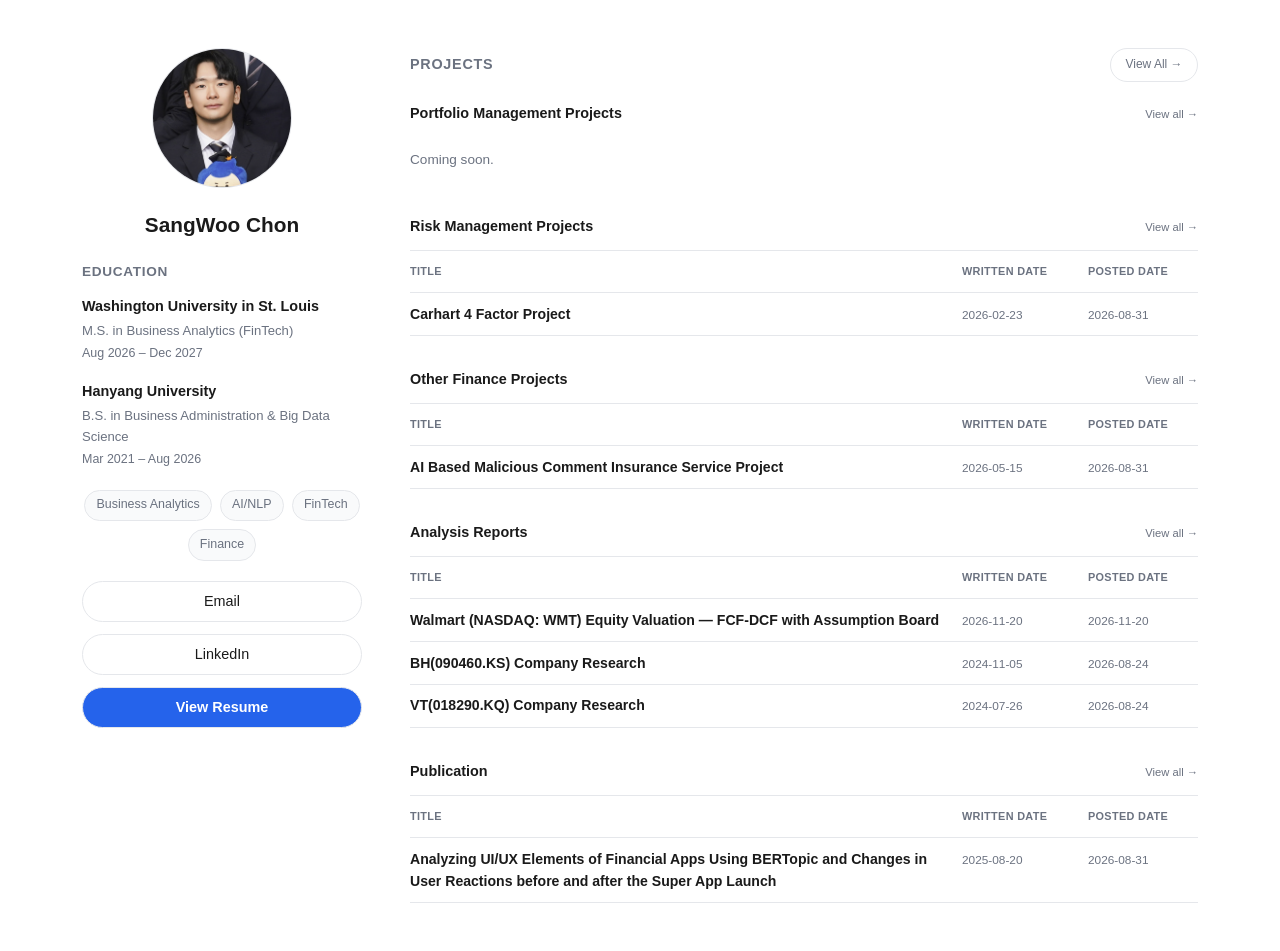
<file: index.html>
<!DOCTYPE html>
<html lang="en">
<head>
  <meta charset="UTF-8">
  <!-- Google tag (gtag.js) -->
  <script async src="https://www.googletagmanager.com/gtag/js?id=G-WYFJFTK9K1"></script>
  <script>
    window.dataLayer = window.dataLayer || [];
    function gtag(){dataLayer.push(arguments);}
    gtag('js', new Date());

    gtag('config', 'G-WYFJFTK9K1');
  </script>
  <meta name="viewport" content="width=device-width, initial-scale=1.0">
  <title>SangWoo Chon</title>
  <link rel="stylesheet" href="assets/css/style.css">
</head>
<body>
  <div class="profile-layout">
    <aside class="profile-sidebar">
      <img
        class="avatar"
        src="profile image.png"
        alt="SangWoo Chon"
        onerror="this.onerror=null;this.src='data:image/svg+xml;utf8,<svg xmlns=%22http://www.w3.org/2000/svg%22 width=%22160%22 height=%22160%22><rect width=%22100%25%22 height=%22100%25%22 fill=%22%23e5e7eb%22/><text x=%2250%25%22 y=%2258%25%22 font-size=%2248%22 text-anchor=%22middle%22 fill=%22%236b7280%22 font-family=%22sans-serif%22>SC</text></svg>'"
      >
      <h1>SangWoo Chon</h1>

      <section class="side-block">
        <h2>Education</h2>
        <ul class="edu-list">
          <li>
            <span class="edu-school">Washington University in St. Louis</span>
            <span class="edu-degree">M.S. in Business Analytics (FinTech)</span>
            <span class="edu-date">Aug 2026 – Dec 2027</span>
          </li>
          <li>
            <span class="edu-school">Hanyang University</span>
            <span class="edu-degree">B.S. in Business Administration & Big Data Science</span>
            <span class="edu-date">Mar 2021 – Aug 2026</span>
          </li>
        </ul>
      </section>

      <div class="tag-list">
        <span class="tag">Business Analytics</span>
        <span class="tag">AI/NLP</span>
        <span class="tag">FinTech</span>
        <span class="tag">Finance</span>
      </div>

      <div class="contact-links contact-links-vertical">
        <a href="mailto:csw02087@gmail.com">Email</a>
        <a href="https://www.linkedin.com/in/sangwoochon" target="_blank">LinkedIn</a>
        <a class="btn-primary" href="resume.html">View Resume</a>
      </div>
    </aside>

    <main class="profile-main">
      <div class="section-header">
        <h2>Projects</h2>
        <a class="btn-outline" href="projects.html">View All &rarr;</a>
      </div>
      <div id="project-sections"></div>
    </main>
  </div>

  <script src="assets/js/data.js"></script>
  <script src="assets/js/home.js"></script>
</body>
</html>
</file>
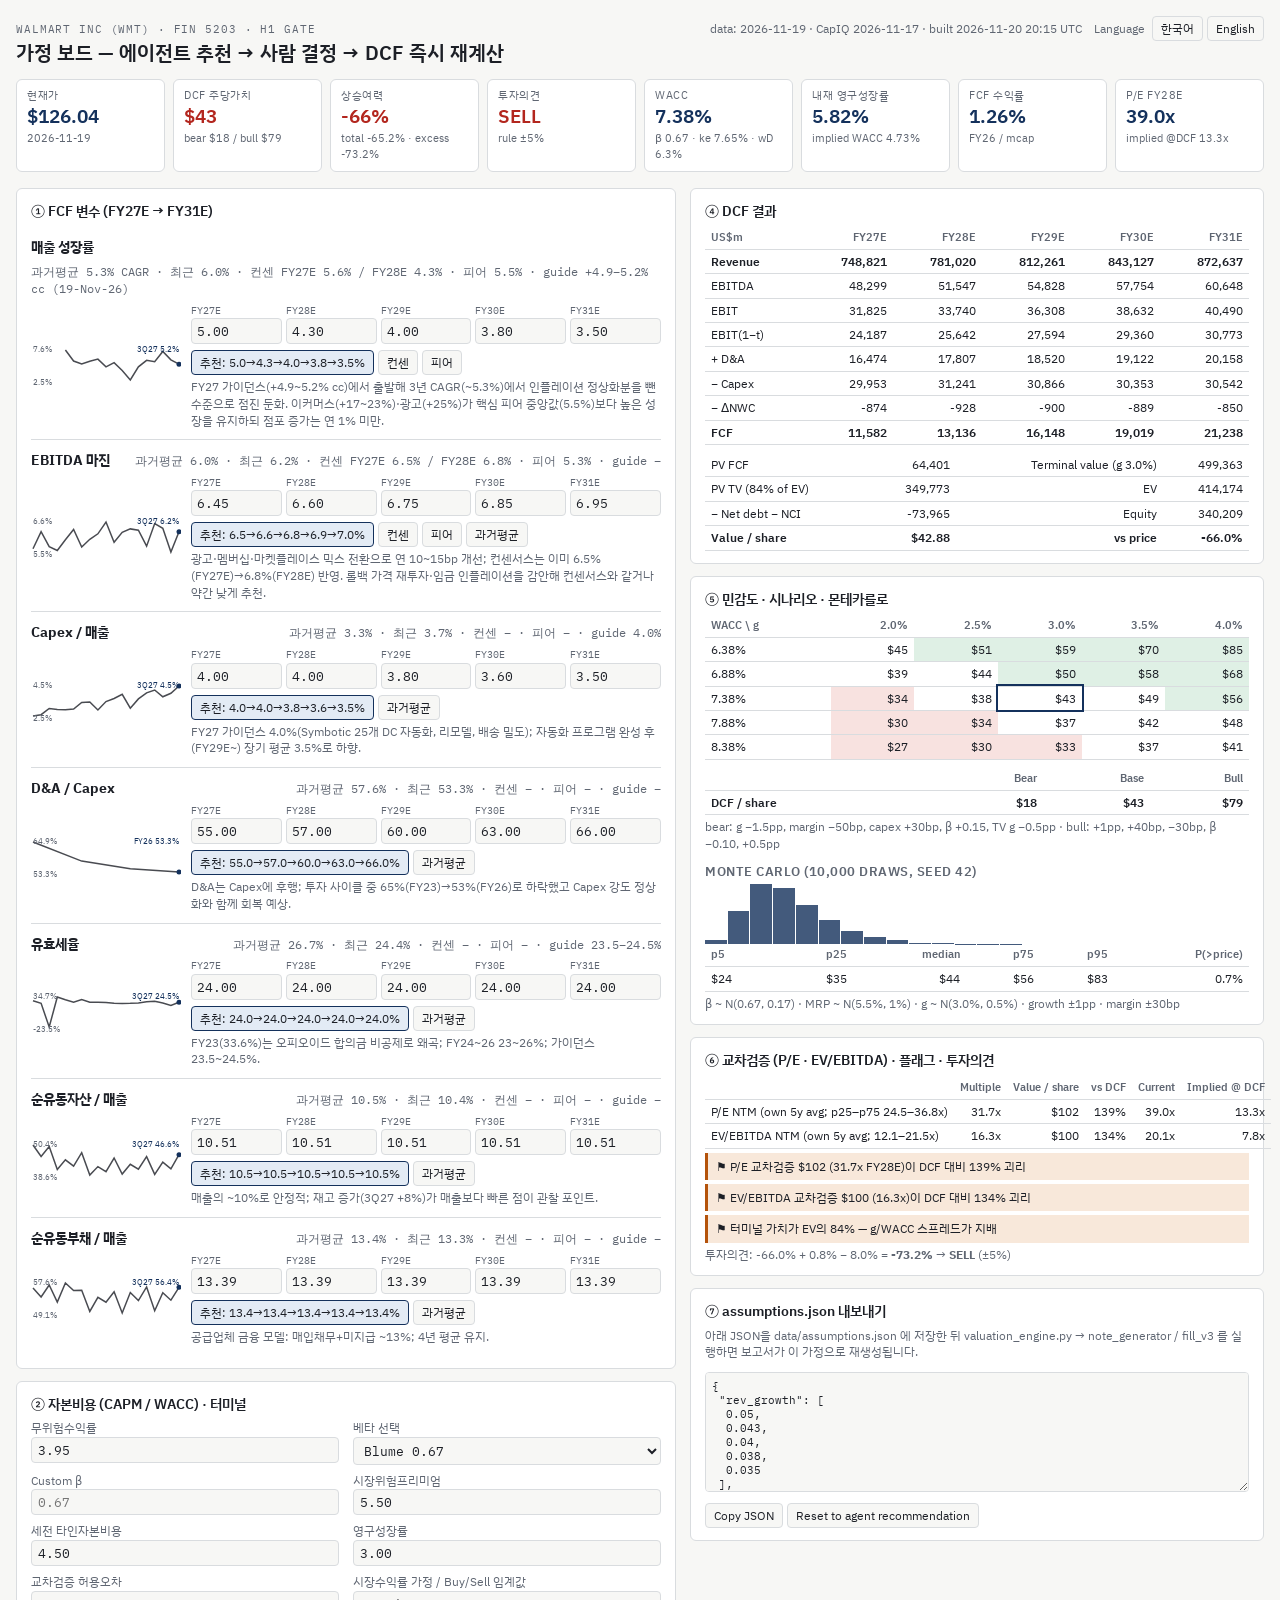
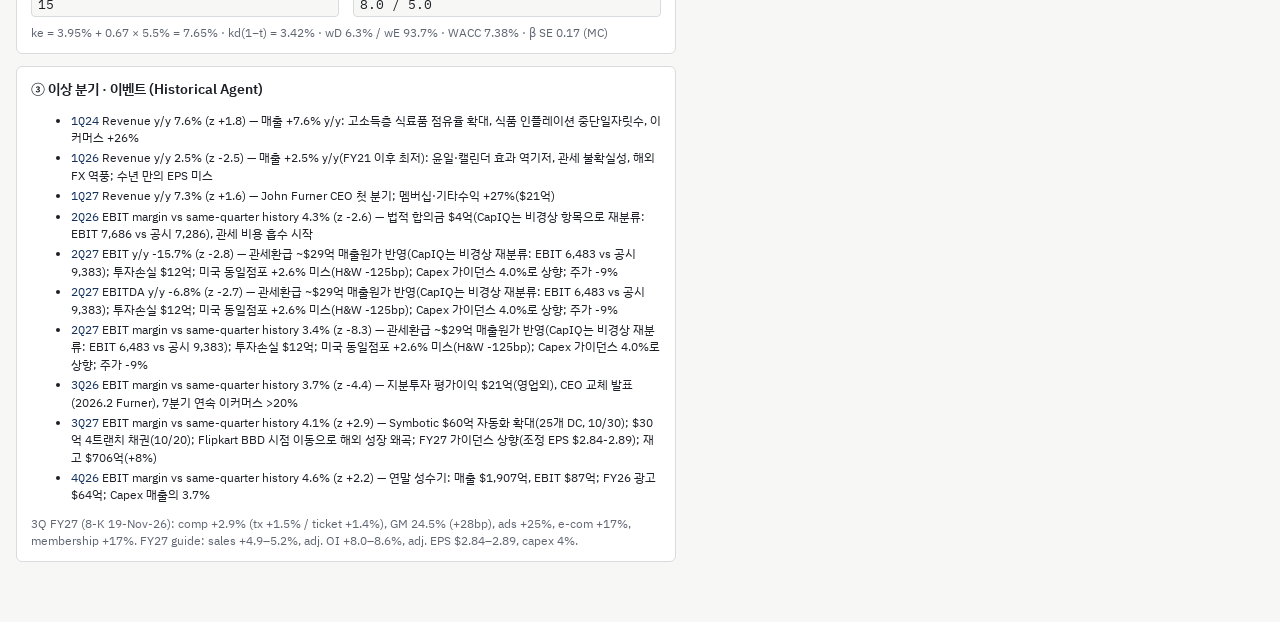
<file: wmt-board/index.html>
<!DOCTYPE html>
<html lang="ko">
<head>
<meta charset="utf-8">
<meta name="viewport" content="width=device-width, initial-scale=1, viewport-fit=cover">
<title>WMT Assumption Board</title>
<link rel="stylesheet" href="https://fonts.googleapis.com/css2?family=IBM+Plex+Sans+KR:wght@400;500;600&family=IBM+Plex+Mono:wght@400;500&display=swap">
<style>
/* Layout: KPI strip on top; left = driver panels (history + inputs), right = live valuation results. */
:root{--bg:#f7f7f5;--fg:#1c1f26;--muted:#5f6672;--line:#d9dcdf;--panel:#ffffff;--accent:#14315c;--accent-soft:#e3ebf5;--warn:#b4530b;--warn-soft:#f8e8da;--ok:#2d7a4f;--ok-soft:#dff0e5;--bad:#b3261e;--bad-soft:#f8e2e0;--font:"IBM Plex Sans KR",system-ui,sans-serif;--mono:"IBM Plex Mono",ui-monospace,monospace}
@media (prefers-color-scheme:dark){:root:not([data-theme="light"]){--bg:#15181d;--fg:#e8eaee;--muted:#a0a7b2;--line:#343a44;--panel:#1e2229;--accent:#7fb6e6;--accent-soft:#1b3448;--warn:#e49a5a;--warn-soft:#3d2a18;--ok:#6fc590;--ok-soft:#1c3526;--bad:#ef8a84;--bad-soft:#3f1f1d;color-scheme:dark}}
:root[data-theme="dark"]{--bg:#15181d;--fg:#e8eaee;--muted:#a0a7b2;--line:#343a44;--panel:#1e2229;--accent:#7fb6e6;--accent-soft:#1b3448;--warn:#e49a5a;--warn-soft:#3d2a18;--ok:#6fc590;--ok-soft:#1c3526;--bad:#ef8a84;--bad-soft:#3f1f1d;color-scheme:dark}
*{box-sizing:border-box}body{margin:0;background:var(--bg);color:var(--fg);font-family:var(--font);font-size:13.5px;line-height:1.45;padding-left:max(16px,env(safe-area-inset-left,0px));padding-right:max(16px,env(safe-area-inset-right,0px));padding-block:16px 48px}
header{display:flex;flex-wrap:wrap;gap:10px 18px;align-items:baseline;justify-content:space-between;margin-bottom:12px}
h1{font-size:20px;margin:0;font-weight:600}.eyebrow{font-family:var(--mono);font-size:11px;letter-spacing:.08em;text-transform:uppercase;color:var(--muted)}
.kpis{display:grid;grid-template-columns:repeat(auto-fit,minmax(130px,1fr));gap:8px;margin:10px 0 16px}
.kpi{background:var(--panel);border:1px solid var(--line);border-radius:6px;padding:8px 10px}.kpi .k{font-size:10.5px;color:var(--muted);text-transform:uppercase;letter-spacing:.05em}.kpi .v{font-size:19px;font-weight:600;font-variant-numeric:tabular-nums;color:var(--accent)}.kpi .v.bad{color:var(--bad)}.kpi .v.ok{color:var(--ok)}.kpi .s{font-size:11px;color:var(--muted)}
.grid{display:grid;grid-template-columns:minmax(0,1.15fr) minmax(0,1fr);gap:14px}@media(max-width:960px){.grid{grid-template-columns:1fr}}
.card{background:var(--panel);border:1px solid var(--line);border-radius:6px;padding:12px 14px;margin-bottom:12px;min-width:0}
.card h2{font-size:14px;margin:0 0 6px;font-weight:600}.card h3{font-size:12.5px;margin:10px 0 4px;color:var(--muted);font-weight:600;text-transform:uppercase;letter-spacing:.04em}
.drv{border-top:1px solid var(--line);padding:10px 0}.drv:first-of-type{border-top:0}
.drv .hd{display:flex;justify-content:space-between;align-items:baseline;gap:8px;flex-wrap:wrap}.drv .hd b{font-size:13.5px}.drv .hd .ref{font-size:11.5px;color:var(--muted);font-family:var(--mono)}
.row{display:grid;grid-template-columns:150px 1fr;gap:10px;align-items:center;margin-top:6px}@media(max-width:560px){.row{grid-template-columns:1fr}}
.spark{width:100%;height:44px}.inputs{display:grid;grid-template-columns:repeat(5,1fr);gap:4px}.inputs label{font-size:10px;color:var(--muted);display:block;font-family:var(--mono)}
.inputs input{width:100%;font:12.5px var(--mono);padding:4px 5px;border:1px solid var(--line);border-radius:4px;background:var(--bg);color:var(--fg)}
.btns{display:flex;gap:4px;flex-wrap:wrap;margin-top:6px}.btns button,button.b{font:11.5px var(--font);padding:3px 8px;border:1px solid var(--line);background:var(--bg);color:var(--fg);border-radius:4px;cursor:pointer}.btns button:hover,button.b:hover{border-color:var(--accent)}.btns button.rec{border-color:var(--accent);background:var(--accent-soft)}
.why{font-size:11.5px;color:var(--muted);margin-top:4px}
table{border-collapse:collapse;width:100%;font-size:12px;font-variant-numeric:tabular-nums}th,td{padding:3px 6px;border-bottom:1px solid var(--line);text-align:right;white-space:nowrap}th{color:var(--muted);font-weight:600;font-size:11px}td:first-child,th:first-child{text-align:left}tr.b td{font-weight:600}
.tbl{overflow-x:auto}.flag{background:var(--warn-soft);border-left:3px solid var(--warn);padding:5px 8px;margin:4px 0;font-size:12px}.okbox{background:var(--ok-soft);border-left:3px solid var(--ok);padding:5px 8px;margin:4px 0;font-size:12px}
.sens td.hot{background:var(--bad-soft)}.sens td.cool{background:var(--ok-soft)}.sens td.base{outline:2px solid var(--accent)}
.coc{display:grid;grid-template-columns:1fr 1fr;gap:8px 14px}@media(max-width:560px){.coc{grid-template-columns:1fr}}.coc label{font-size:11.5px;color:var(--muted);display:block}.coc input,.coc select{width:100%;font:12.5px var(--mono);padding:4px 6px;border:1px solid var(--line);border-radius:4px;background:var(--bg);color:var(--fg)}
.ev{font-size:12px}.ev li{margin:3px 0}.ev .q{font-family:var(--mono);color:var(--accent)}
textarea{width:100%;height:120px;font:11px var(--mono);background:var(--bg);color:var(--fg);border:1px solid var(--line);border-radius:4px;padding:6px}
.hist{display:flex;gap:1px;align-items:flex-end;height:60px}.hist i{flex:1;background:var(--accent);opacity:.8;display:block}
.toggle{font-size:12px;color:var(--muted)}.toggle button{margin-left:4px}
:focus-visible{outline:2px solid var(--accent);outline-offset:1px}
</style>
</head>
<body>
<header>
  <div><div class="eyebrow">Walmart Inc (WMT) · FIN 5203 · H1 gate</div><h1 id="title">가정 보드 — 에이전트 추천 → 사람 결정 → DCF 즉시 재계산</h1></div>
  <div class="toggle"><span id="meta" style="margin-right:12px"></span><span id="langbox">Language <button class="b" data-l="ko">한국어</button><button class="b" data-l="en">English</button></span></div>
</header>
<div class="kpis" id="kpis"></div>
<div class="grid">
  <div>
    <div class="card"><h2 id="h_drivers">① FCF 변수 (FY27E → FY31E)</h2><div id="drivers"></div></div>
    <div class="card"><h2 id="h_coc">② 자본비용 (CAPM / WACC) · 터미널</h2><div class="coc" id="coc"></div><div id="coc_out" class="why" style="margin-top:8px"></div></div>
    <div class="card"><h2 id="h_events">③ 이상 분기 · 이벤트 (Historical Agent)</h2><div id="events" class="ev"></div></div>
  </div>
  <div>
    <div class="card"><h2 id="h_val">④ DCF 결과</h2><div id="valout"></div></div>
    <div class="card"><h2 id="h_sens">⑤ 민감도 · 시나리오 · 몬테카를로</h2><div id="sens"></div></div>
    <div class="card"><h2 id="h_x">⑥ 교차검증 (P/E · EV/EBITDA) · 플래그 · 투자의견</h2><div id="xcheck"></div></div>
    <div class="card"><h2 id="h_exp">⑦ assumptions.json 내보내기</h2><p class="why" id="exp_note">아래 JSON을 data/assumptions.json 에 저장한 뒤 valuation_engine.py → note_generator / fill_v3 를 실행하면 보고서가 이 가정으로 재생성됩니다.</p><textarea id="exp" readonly></textarea><div class="btns"><button class="b" id="copy">Copy JSON</button><button class="b" id="reset">Reset to agent recommendation</button></div></div>
  </div>
</div>
<script id="data" type="application/json">__FETCH__</script>
<script>
const EMB=document.getElementById('data').textContent.trim();
async function loadData(){if(EMB&&EMB!=='__FETCH__')return JSON.parse(EMB);const r=await fetch('data/board.json',{cache:'no-store'});if(!r.ok)throw new Error('board.json '+r.status);return r.json();}
async function loadCommitted(){try{const r=await fetch('data/assumptions.json',{cache:'no-store'});if(r.ok)return await r.json();}catch(e){}return null;}
Promise.all([loadData(),loadCommitted()]).then(([D,COMMITTED])=>{window.__D=D;main(D,COMMITTED);}).catch(e=>{document.getElementById('kpis').innerHTML='<div class="flag">data/board.json 로드 실패: '+e.message+'</div>';});
function main(D,COMMITTED){
const YEARS=['FY27E','FY28E','FY29E','FY30E','FY31E'];
const T={ko:{drivers:'① FCF 변수 (FY27E → FY31E)',coc:'② 자본비용 (CAPM / WACC) · 터미널',events:'③ 이상 분기 · 이벤트 (Historical Agent)',val:'④ DCF 결과',sens:'⑤ 민감도 · 시나리오 · 몬테카를로',x:'⑥ 교차검증 (P/E · EV/EBITDA) · 플래그 · 투자의견',exp:'⑦ assumptions.json 내보내기',title:'가정 보드 — 에이전트 추천 → 사람 결정 → DCF 즉시 재계산',
  rec:'추천',cons:'컨센',peer:'피어',hist:'과거평균',last:'최근',price:'현재가',dcf:'DCF 주당가치',up:'상승여력',rating:'투자의견',wacc:'WACC',impg:'내재 영구성장률',fcfy:'FCF 수익률',pe:'P/E FY28E',
  rev_growth:'매출 성장률',ebitda_margin:'EBITDA 마진',capex_pct:'Capex / 매출',da_pct_capex:'D&A / Capex',tax_rate:'유효세율',nca_pct:'순유동자산 / 매출',ncl_pct:'순유동부채 / 매출',
  rf:'무위험수익률',beta:'베타 선택',mrp:'시장위험프리미엄',kd:'세전 타인자본비용',g:'영구성장률',tol:'교차검증 허용오차',mr:'시장수익률 가정',thr:'Buy/Sell 임계값',
  exp_note:'아래 JSON을 data/assumptions.json 에 저장한 뒤 valuation_engine.py → note_generator / fill_v3 를 실행하면 보고서가 이 가정으로 재생성됩니다.'},
 en:{drivers:'① FCF drivers (FY27E → FY31E)',coc:'② Cost of capital (CAPM / WACC) · terminal',events:'③ Flagged quarters · events (Historical Agent)',val:'④ DCF result',sens:'⑤ Sensitivity · scenarios · Monte Carlo',x:'⑥ Cross-checks (P/E · EV/EBITDA) · flags · rating',exp:'⑦ Export assumptions.json',title:'Assumption board — agent recommends → human decides → DCF recomputes live',
  rec:'Agent',cons:'Cons.',peer:'Peers',hist:'Hist. mean',last:'Last',price:'Price',dcf:'DCF value / share',up:'Upside',rating:'Rating',wacc:'WACC',impg:'Implied perpetual g',fcfy:'FCF yield',pe:'P/E FY28E',
  rev_growth:'Revenue growth',ebitda_margin:'EBITDA margin',capex_pct:'Capex / revenue',da_pct_capex:'D&A / capex',tax_rate:'Effective tax rate',nca_pct:'Net current assets / rev',ncl_pct:'Net current liabilities / rev',
  rf:'Risk-free rate',beta:'Beta choice',mrp:'Market risk premium',kd:'Pre-tax cost of debt',g:'Terminal growth',tol:'Cross-check tolerance',mr:'Market return assumption',thr:'Buy/Sell threshold',
  exp_note:'Save this JSON as data/assumptions.json, then run valuation_engine.py → note_generator / fill_v3 to regenerate the report with these assumptions.'}};
let lang='ko';const t=k=>T[lang][k]||k;
const pc=(x,d=1)=>x==null?'–':(x*100).toFixed(d)+'%';const usd=(x,d=0)=>x==null?'–':'$'+x.toLocaleString(undefined,{maximumFractionDigits:d,minimumFractionDigits:d});const num=(x,d=0)=>x==null?'–':x.toLocaleString(undefined,{maximumFractionDigits:d});
const DRV=['rev_growth','ebitda_margin','capex_pct','da_pct_capex','tax_rate','nca_pct','ncl_pct'];
const histKey={rev_growth:'rev_yoy',ebitda_margin:'ebitda_margin',capex_pct:'capex_pct',da_pct_capex:null,tax_rate:'tax_rate',nca_pct:'nca_pct',ncl_pct:'ncl_pct'};
const annKey={rev_growth:'rev_growth',ebitda_margin:'ebitda_margin',capex_pct:'capex_pct',da_pct_capex:'da_pct_capex',tax_rate:'tax_rate',nca_pct:'nca_pct',ncl_pct:'ncl_pct'};
// ---------- state (assumptions) ----------
const R=D.rec;let S;
function fromRec(){return {rev_growth:[...R.rev_growth.recommended],ebitda_margin:[...R.ebitda_margin.recommended],capex_pct:[...R.capex_pct.recommended],da_pct_capex:[...R.da_pct_capex.recommended],tax_rate:[...R.tax_rate.recommended],nca_pct:[...R.nca_pct.recommended],ncl_pct:[...R.ncl_pct.recommended],
  terminal_growth:R.terminal_growth.recommended,beta_choice:'blume',beta_override:null,risk_free:R.risk_free.recommended,mrp:R.mrp.recommended,cost_of_debt:R.cost_of_debt.recommended,tolerance:0.15,market_return:0.08,buy_threshold:0.05,mc_draws:3000,mc_seed:42,source:'dashboard (H1 gate)'};}
try{const saved=localStorage.getItem('wmt_assump');S=saved?JSON.parse(saved):(COMMITTED?{...fromRec(),...COMMITTED}:fromRec());}catch(e){S=COMMITTED?{...fromRec(),...COMMITTED}:fromRec();}
function save(){try{localStorage.setItem('wmt_assump',JSON.stringify(S));}catch(e){}}
// ---------- model ----------
function betaChoices(){const b=D.betas.m5y.beta;const core=Object.values(D.peers).filter(p=>p.group==='core'&&p.unlev).map(p=>p.unlev).sort((a,b)=>a-b);const med=core[Math.floor(core.length/2)];const de=D.market.total_debt/D.market.mcap;return {regression:b,blume:1/3+2/3*b,capiq:D.peers.WMT.beta_capiq,peer:med*(1+0.75*de)};}
function wacc(a){const ch=betaChoices();const beta=a.beta_override!=null?a.beta_override:ch[a.beta_choice];const ke=a.risk_free+beta*a.mrp;const mk=D.market;const nd=mk.total_debt-mk.cash;const ev=mk.mcap+mk.total_debt+mk.nci-mk.cash;const wd=nd/ev;const kd=a.cost_of_debt*(1-a.tax_rate[0]);return {beta,ke,kd,wd,we:1-wd,wacc:(1-wd)*ke+wd*kd,nd,ev,nci:mk.nci};}
function project(a){let rev=D.base_fy26.rev,nwcp=D.base_fy26.nwc;const rows=[];for(let i=0;i<5;i++){rev*=1+a.rev_growth[i];const ebitda=rev*a.ebitda_margin[i],capex=rev*a.capex_pct[i],da=capex*a.da_pct_capex[i],ebit=ebitda-da,nopat=ebit*(1-a.tax_rate[i]),nwc=rev*(a.nca_pct[i]-a.ncl_pct[i]),dnwc=nwc-nwcp;nwcp=nwc;rows.push({y:YEARS[i],rev,ebitda,da,ebit,nopat,capex,nwc,dnwc,fcf:nopat+da-capex-dnwc});}return rows;}
function dcf(rows,w,g,nd,nci){let pv=0;rows.forEach((r,i)=>pv+=r.fcf/Math.pow(1+w,i+1));const tv=rows[4].fcf*(1+g)/(w-g);const pvtv=tv/Math.pow(1+w,5);const ev=pv+pvtv;const eq=ev-nd-nci;return {pv,tv,pvtv,ev,eq,ps:eq/D.market.shares_m,tvs:pvtv/ev};}
function bisect(f,lo,hi){for(let i=0;i<60;i++){const mid=(lo+hi)/2;if(f(mid)>0)hi=mid;else lo=mid;}return (lo+hi)/2;}
function mulberry(seed){return function(){let t=seed+=0x6D2B79F5;t=Math.imul(t^t>>>15,t|1);t^=t+Math.imul(t^t>>>7,t|61);return ((t^t>>>14)>>>0)/4294967296;}}
function gauss(rnd){let u=0,v=0;while(u===0)u=rnd();while(v===0)v=rnd();return Math.sqrt(-2*Math.log(u))*Math.cos(2*Math.PI*v);}
function compute(a){const W=wacc(a);const rows=project(a);const g=a.terminal_growth;const base=dcf(rows,W.wacc,g,W.nd,W.nci);const px=D.market.price;
  const grid=[],wa=[-.01,-.005,0,.005,.01].map(d=>W.wacc+d),ga=[-.01,-.005,0,.005,.01].map(d=>g+d);wa.forEach(w=>grid.push(ga.map(gg=>dcf(rows,w,gg,W.nd,W.nci).ps)));
  const scen=(dg,dm,dc,db,dgt)=>{const a2=JSON.parse(JSON.stringify(a));a2.rev_growth=a.rev_growth.map(x=>x+dg);a2.ebitda_margin=a.ebitda_margin.map(x=>x+dm);a2.capex_pct=a.capex_pct.map(x=>x+dc);a2.beta_override=W.beta+db;const W2=wacc(a2);return dcf(project(a2),W2.wacc,g+dgt,W2.nd,W2.nci).ps;};
  const bull=scen(.01,.004,-.003,-.1,.005),bear=scen(-.015,-.005,.003,.15,-.005);
  const rnd=mulberry(a.mc_seed);const res=[];const se=D.betas.m5y.se;for(let i=0;i<a.mc_draws;i++){const b=W.beta+se*gauss(rnd),mrp=a.mrp+.01*gauss(rnd),gg=Math.min(.045,Math.max(.01,g+.005*gauss(rnd))),gs=.01*gauss(rnd),ms=.003*gauss(rnd);const ke=a.risk_free+b*mrp;let w=W.we*ke+W.wd*W.kd;w=Math.max(w,gg+.01);let rev=D.base_fy26.rev,nwcp=D.base_fy26.nwc,pv=0,last=0;for(let k=0;k<5;k++){rev*=1+a.rev_growth[k]+gs;const ebitda=rev*(a.ebitda_margin[k]+ms),capex=rev*a.capex_pct[k],da=capex*a.da_pct_capex[k],nwc=rev*(a.nca_pct[k]-a.ncl_pct[k]);const f=(ebitda-da)*(1-a.tax_rate[k])+da-capex-(nwc-nwcp);nwcp=nwc;pv+=f/Math.pow(1+w,k+1);last=f;}const tv=last*(1+gg)/(w-gg)/Math.pow(1+w,5);res.push((pv+tv-W.nd-W.nci)/D.market.shares_m);}
  res.sort((x,y)=>x-y);const p=q=>res[Math.floor(q*(res.length-1))];const mc={p5:p(.05),p25:p(.25),med:p(.5),p75:p(.75),p95:p(.95),prob:res.filter(x=>x>px).length/res.length,res};
  const targetEV=px*D.market.shares_m+W.nd+W.nci;const impg=bisect(gg=>dcf(rows,W.wacc,gg,W.nd,W.nci).ev-targetEV,0,W.wacc-.002);const impw=bisect(w=>targetEV-dcf(rows,w,g,W.nd,W.nci).ev,g+.002,.2);
  const c28=D.consensus.FY28E;const om=D.own_multiples;const peV=om.pe_ntm_avg*c28.eps,evV=(om.ev_ntm_avg*c28.ebitda-W.nd-W.nci)/D.market.shares_m;
  const flags=[];if(Math.abs(peV/base.ps-1)>a.tolerance)flags.push(lang==='ko'?`P/E 교차검증 ${usd(peV)} (${om.pe_ntm_avg.toFixed(1)}x FY28E)이 DCF 대비 ${pc(peV/base.ps-1,0)} 괴리`:`P/E cross-check ${usd(peV)} (${om.pe_ntm_avg.toFixed(1)}x FY28E) deviates ${pc(peV/base.ps-1,0)} from DCF`);
  if(Math.abs(evV/base.ps-1)>a.tolerance)flags.push(lang==='ko'?`EV/EBITDA 교차검증 ${usd(evV)} (${om.ev_ntm_avg.toFixed(1)}x)이 DCF 대비 ${pc(evV/base.ps-1,0)} 괴리`:`EV/EBITDA cross-check ${usd(evV)} (${om.ev_ntm_avg.toFixed(1)}x) deviates ${pc(evV/base.ps-1,0)} from DCF`);
  if(base.tvs>.8)flags.push(lang==='ko'?`터미널 가치가 EV의 ${pc(base.tvs,0)} — g/WACC 스프레드가 지배`:`Terminal value is ${pc(base.tvs,0)} of EV — g/WACC spread dominates`);
  const dy=0.99/px,up=base.ps/px-1,tot=up+dy,ex=tot-a.market_return;const rating=ex>=a.buy_threshold?'BUY':ex<=-a.buy_threshold?'SELL':'HOLD';
  return {W,rows,base,grid,wa,ga,bull,bear,mc,impg,impw,peV,evV,c28,om,flags,dy,up,tot,ex,rating,px,impPE:base.ps/c28.eps,curPE:px/c28.eps,impEV:base.ev/c28.ebitda,curEV:W.ev/c28.ebitda};}
// ---------- UI ----------
function spark(vals,labels,fmt){const v=vals.filter(x=>x!=null);if(!v.length)return '';const mn=Math.min(...v),mx=Math.max(...v),w=150,h=44,n=vals.length;const y=x=>h-6-(x-mn)/((mx-mn)||1)*(h-14);const pts=vals.map((x,i)=>x==null?null:[(i/(n-1))*(w-4)+2,y(x)]).filter(Boolean);
  const path=pts.map((p,i)=>(i?'L':'M')+p[0].toFixed(1)+' '+p[1].toFixed(1)).join(' ');const lastp=pts[pts.length-1];
  return `<svg class="spark" viewBox="0 0 ${w} ${h}" role="img" aria-label="history"><path d="${path}" fill="none" stroke="currentColor" stroke-width="1.5" opacity=".8"/><circle cx="${lastp[0]}" cy="${lastp[1]}" r="2.5" fill="var(--accent)"/><text x="2" y="10" font-size="8" fill="var(--muted)">${fmt(mx)}</text><text x="2" y="${h-1}" font-size="8" fill="var(--muted)">${fmt(mn)}</text><text x="${w-2}" y="10" font-size="8" text-anchor="end" fill="var(--accent)">${labels[labels.length-1]} ${fmt(v[v.length-1])}</text></svg>`;}
function renderDrivers(){const el=document.getElementById('drivers');el.innerHTML=DRV.map(k=>{const r=R[k];const qk=histKey[k];const qv=qk?D.qs.map(q=>D.quarterly[qk][q]):D.fys.map(f=>D.annual[annKey[k]][f]);const ql=qk?D.qs:D.fys;
  const cons=r.consensus?Object.entries(r.consensus).map(([y,x])=>`${y} ${pc(x)}`).join(' / '):'–';const peer=r.peer_median_ltm!=null?pc(r.peer_median_ltm):'–';const hist=r.history_mean!=null?pc(r.history_mean):r.history_cagr_3y!=null?pc(r.history_cagr_3y)+' CAGR':'–';
  const guide=r.guidance_fy27!=null?(typeof r.guidance_fy27==='number'?pc(r.guidance_fy27):r.guidance_fy27):'–';
  return `<div class="drv" data-k="${k}"><div class="hd"><b>${t(k)}</b><span class="ref">${t('hist')} ${hist} · ${t('last')} ${pc(r.last!=null?r.last:r.ltm_yoy)} · ${t('cons')} ${cons} · ${t('peer')} ${peer} · guide ${guide}</span></div>
  <div class="row"><div>${spark(qv,ql,x=>pc(x,1))}</div><div><div class="inputs">${YEARS.map((y,i)=>`<div><label>${y}</label><input type="number" step="0.1" data-k="${k}" data-i="${i}" value="${(S[k][i]*100).toFixed(2)}"></div>`).join('')}</div>
  <div class="btns"><button class="rec" data-fill="rec" data-k="${k}">${t('rec')}: ${r.recommended.map(x=>(x*100).toFixed(1)).join('→')}%</button>${r.consensus?`<button data-fill="cons" data-k="${k}">${t('cons')}</button>`:''}${r.peer_median_ltm!=null?`<button data-fill="peer" data-k="${k}">${t('peer')}</button>`:''}${r.history_mean!=null?`<button data-fill="hist" data-k="${k}">${t('hist')}</button>`:''}</div>
  <div class="why">${r['rationale_'+lang]}</div></div></div></div>`;}).join('');
  el.querySelectorAll('input').forEach(inp=>inp.addEventListener('input',e=>{S[e.target.dataset.k][+e.target.dataset.i]=parseFloat(e.target.value)/100||0;update();}));
  el.querySelectorAll('button[data-fill]').forEach(b=>b.addEventListener('click',e=>{const k=e.target.dataset.k,r=R[k];let vals;if(e.target.dataset.fill==='rec')vals=[...r.recommended];else if(e.target.dataset.fill==='cons'){const c=Object.values(r.consensus);vals=[c[0],c[1]||c[0],c[1]||c[0],c[1]||c[0],c[1]||c[0]];}else if(e.target.dataset.fill==='peer')vals=Array(5).fill(r.peer_median_ltm);else vals=Array(5).fill(r.history_mean);S[k]=vals;renderDrivers();update();}));}
function renderCoc(){const ch=betaChoices();const el=document.getElementById('coc');el.innerHTML=`
  <div><label>${t('rf')}</label><input type="number" step="0.05" id="rf" value="${(S.risk_free*100).toFixed(2)}"></div>
  <div><label>${t('beta')}</label><select id="beta"><option value="blume">Blume ${ch.blume.toFixed(2)}</option><option value="regression">Regression 5y-M ${ch.regression.toFixed(2)} (R² ${D.betas.m5y.r2.toFixed(2)})</option><option value="capiq">CapIQ 5y ${ch.capiq.toFixed(2)}</option><option value="peer">Peer relevered ${ch.peer.toFixed(2)}</option><option value="custom">Custom</option></select></div>
  <div><label>Custom β</label><input type="number" step="0.01" id="betac" value="${S.beta_override!=null?S.beta_override:''}" placeholder="${ch.blume.toFixed(2)}"></div>
  <div><label>${t('mrp')}</label><input type="number" step="0.1" id="mrp" value="${(S.mrp*100).toFixed(2)}"></div>
  <div><label>${t('kd')}</label><input type="number" step="0.1" id="kd" value="${(S.cost_of_debt*100).toFixed(2)}"></div>
  <div><label>${t('g')}</label><input type="number" step="0.1" id="g" value="${(S.terminal_growth*100).toFixed(2)}"></div>
  <div><label>${t('tol')}</label><input type="number" step="1" id="tol" value="${(S.tolerance*100).toFixed(0)}"></div>
  <div><label>${t('mr')} / ${t('thr')}</label><input type="text" id="mr" value="${(S.market_return*100).toFixed(1)} / ${(S.buy_threshold*100).toFixed(1)}"></div>`;
  document.getElementById('beta').value=S.beta_override!=null?'custom':S.beta_choice;
  const on=(id,fn)=>document.getElementById(id).addEventListener('input',e=>{fn(e.target.value);update();});
  on('rf',x=>S.risk_free=parseFloat(x)/100);on('mrp',x=>S.mrp=parseFloat(x)/100);on('kd',x=>S.cost_of_debt=parseFloat(x)/100);on('g',x=>S.terminal_growth=parseFloat(x)/100);on('tol',x=>S.tolerance=parseFloat(x)/100);
  on('mr',x=>{const [a,b]=x.split('/').map(s=>parseFloat(s)/100);if(!isNaN(a))S.market_return=a;if(!isNaN(b))S.buy_threshold=b;});
  document.getElementById('beta').addEventListener('change',e=>{if(e.target.value==='custom'){S.beta_override=parseFloat(document.getElementById('betac').value)||betaChoices().blume;}else{S.beta_choice=e.target.value;S.beta_override=null;}update();});
  on('betac',x=>{if(x!==''){S.beta_override=parseFloat(x);document.getElementById('beta').value='custom';}});}
function renderEvents(){const el=document.getElementById('events');el.innerHTML='<ul>'+D.anomalies.map(a=>`<li><span class="q">${a.quarter}</span> ${a.metric} ${pc(a.value)} (z ${a.z>0?'+':''}${a.z.toFixed(1)}) — ${a.events[0][lang]}</li>`).join('')+'</ul>'+`<div class="why">3Q FY27 (8-K 19-Nov-26): comp +${D.supp.us_comp}% (tx +${D.supp.us_transactions}% / ticket +${D.supp.us_ticket}%), GM ${D.supp.gp_rate}% (+${D.supp.gp_rate_chg_bp}bp), ads +${D.supp.global_ads}%, e-com +${D.supp.global_ecom}%, membership +${D.supp.membership_fee}%. FY27 guide: sales ${D.guidance.sales_cc}, adj. OI ${D.guidance.adj_oi_cc}, adj. EPS ${D.guidance.adj_eps}, capex ${D.guidance.capex_pct_sales}%.</div>`;}
function update(){save();const r=compute(S);const k=document.getElementById('kpis');const cls=r.up<0?'bad':'ok';
  k.innerHTML=[[t('price'),usd(r.px,2),D.market.price_date],[t('dcf'),usd(r.base.ps),`bear ${usd(r.bear)} / bull ${usd(r.bull)}`,cls],[t('up'),pc(r.up,0),`total ${pc(r.tot)} · excess ${pc(r.ex)}`,cls],[t('rating'),r.rating,`rule ±${pc(S.buy_threshold,0)}`,r.rating==='BUY'?'ok':r.rating==='SELL'?'bad':''],[t('wacc'),pc(r.W.wacc,2),`β ${r.W.beta.toFixed(2)} · ke ${pc(r.W.ke,2)} · wD ${pc(r.W.wd)}`],[t('impg'),pc(r.impg,2),`implied WACC ${pc(r.impw,2)}`],[t('fcfy'),pc(D.base_fy26.fcf/D.market.mcap,2),'FY26 / mcap'],[t('pe'),r.curPE.toFixed(1)+'x',`implied @DCF ${r.impPE.toFixed(1)}x`]]
    .map(([a,b,c,cl])=>`<div class="kpi"><div class="k">${a}</div><div class="v ${cl||''}">${b}</div><div class="s">${c}</div></div>`).join('');
  document.getElementById('coc_out').textContent=`ke = ${pc(S.risk_free,2)} + ${r.W.beta.toFixed(2)} × ${pc(S.mrp)} = ${pc(r.W.ke,2)} · kd(1−t) = ${pc(r.W.kd,2)} · wD ${pc(r.W.wd)} / wE ${pc(r.W.we)} · WACC ${pc(r.W.wacc,2)} · β SE ${D.betas.m5y.se.toFixed(2)} (MC)`;
  const rows=r.rows;document.getElementById('valout').innerHTML=`<div class="tbl"><table><tr><th>US$m</th>${rows.map(x=>`<th>${x.y}</th>`).join('')}</tr>
    <tr class="b"><td>Revenue</td>${rows.map(x=>`<td>${num(x.rev)}</td>`).join('')}</tr><tr><td>EBITDA</td>${rows.map(x=>`<td>${num(x.ebitda)}</td>`).join('')}</tr><tr><td>EBIT</td>${rows.map(x=>`<td>${num(x.ebit)}</td>`).join('')}</tr><tr><td>EBIT(1−t)</td>${rows.map(x=>`<td>${num(x.nopat)}</td>`).join('')}</tr><tr><td>+ D&A</td>${rows.map(x=>`<td>${num(x.da)}</td>`).join('')}</tr><tr><td>− Capex</td>${rows.map(x=>`<td>${num(x.capex)}</td>`).join('')}</tr><tr><td>− ΔNWC</td>${rows.map(x=>`<td>${num(x.dnwc)}</td>`).join('')}</tr><tr class="b"><td>FCF</td>${rows.map(x=>`<td>${num(x.fcf)}</td>`).join('')}</tr></table></div>
    <table style="margin-top:8px"><tr><td>PV FCF</td><td>${num(r.base.pv)}</td><td>Terminal value (g ${pc(S.terminal_growth)})</td><td>${num(r.base.tv)}</td></tr><tr><td>PV TV (${pc(r.base.tvs,0)} of EV)</td><td>${num(r.base.pvtv)}</td><td>EV</td><td>${num(r.base.ev)}</td></tr><tr><td>− Net debt − NCI</td><td>${num(-(r.W.nd+r.W.nci))}</td><td>Equity</td><td>${num(r.base.eq)}</td></tr><tr class="b"><td>Value / share</td><td>${usd(r.base.ps,2)}</td><td>vs price</td><td>${pc(r.up)}</td></tr></table>`;
  const bins=24,mn=Math.min(...r.mc.res),mx=Math.max(...r.mc.res),h=new Array(bins).fill(0);r.mc.res.forEach(x=>{h[Math.min(bins-1,Math.floor((x-mn)/(mx-mn)*bins))]++;});const hm=Math.max(...h);
  document.getElementById('sens').innerHTML=`<div class="tbl"><table class="sens"><tr><th>WACC \\ g</th>${r.ga.map(g=>`<th>${pc(g)}</th>`).join('')}</tr>${r.wa.map((w,i)=>`<tr><td>${pc(w,2)}</td>${r.grid[i].map((x,j)=>`<td class="${x<r.base.ps*.85?'hot':x>r.base.ps*1.15?'cool':''} ${i==2&&j==2?'base':''}">${usd(x)}</td>`).join('')}</tr>`).join('')}</table></div>
    <table style="margin-top:8px"><tr><th></th><th>Bear</th><th>Base</th><th>Bull</th></tr><tr class="b"><td>DCF / share</td><td>${usd(r.bear)}</td><td>${usd(r.base.ps)}</td><td>${usd(r.bull)}</td></tr></table><div class="why">bear: g −1.5pp, margin −50bp, capex +30bp, β +0.15, TV g −0.5pp · bull: +1pp, +40bp, −30bp, β −0.10, +0.5pp</div>
    <h3>Monte Carlo (${S.mc_draws.toLocaleString()} draws, seed ${S.mc_seed})</h3><div class="hist">${h.map(x=>`<i style="height:${(x/hm*100).toFixed(0)}%"></i>`).join('')}</div>
    <table><tr><th>p5</th><th>p25</th><th>median</th><th>p75</th><th>p95</th><th>P(&gt;price)</th></tr><tr><td>${usd(r.mc.p5)}</td><td>${usd(r.mc.p25)}</td><td>${usd(r.mc.med)}</td><td>${usd(r.mc.p75)}</td><td>${usd(r.mc.p95)}</td><td>${pc(r.mc.prob,1)}</td></tr></table><div class="why">β ~ N(${r.W.beta.toFixed(2)}, ${D.betas.m5y.se.toFixed(2)}) · MRP ~ N(${pc(S.mrp)}, 1%) · g ~ N(${pc(S.terminal_growth)}, 0.5%) · growth ±1pp · margin ±30bp</div>`;
  document.getElementById('xcheck').innerHTML=`<table><tr><th></th><th>Multiple</th><th>Value / share</th><th>vs DCF</th><th>Current</th><th>Implied @ DCF</th></tr>
    <tr><td>P/E NTM (own 5y avg; p25–p75 ${r.om.pe_ntm_p25.toFixed(1)}–${r.om.pe_ntm_p75.toFixed(1)}x)</td><td>${r.om.pe_ntm_avg.toFixed(1)}x</td><td>${usd(r.peV)}</td><td>${pc(r.peV/r.base.ps-1,0)}</td><td>${r.curPE.toFixed(1)}x</td><td>${r.impPE.toFixed(1)}x</td></tr>
    <tr><td>EV/EBITDA NTM (own 5y avg; ${r.om.ev_ntm_min.toFixed(1)}–${r.om.ev_ntm_max.toFixed(1)}x)</td><td>${r.om.ev_ntm_avg.toFixed(1)}x</td><td>${usd(r.evV)}</td><td>${pc(r.evV/r.base.ps-1,0)}</td><td>${r.curEV.toFixed(1)}x</td><td>${r.impEV.toFixed(1)}x</td></tr></table>
    ${r.flags.length?r.flags.map(f=>`<div class="flag">⚑ ${f}</div>`).join(''):'<div class="okbox">✓ cross-checks within tolerance</div>'}
    <div class="why">${t('rating')}: ${pc(r.up)} + ${pc(r.dy)} − ${pc(S.market_return)} = <b>${pc(r.ex)}</b> → <b>${r.rating}</b> (±${pc(S.buy_threshold,0)})</div>`;
  const exp={...S,mc_draws:10000};document.getElementById('exp').value=JSON.stringify(exp,null,1);}
function renderAll(){['drivers','coc','events','val','sens','x','exp'].forEach(k=>document.getElementById('h_'+k).textContent=t(k));document.getElementById('title').textContent=t('title');document.getElementById('exp_note').textContent=t('exp_note');renderDrivers();renderCoc();renderEvents();update();}
document.querySelectorAll('#langbox button').forEach(b=>b.addEventListener('click',e=>{lang=e.target.dataset.l;document.documentElement.lang=lang;renderAll();}));
document.getElementById('copy').addEventListener('click',()=>{const ta=document.getElementById('exp');navigator.clipboard.writeText(ta.value).then(()=>{document.getElementById('copy').textContent='Copied ✓';setTimeout(()=>document.getElementById('copy').textContent='Copy JSON',1500);}).catch(()=>{ta.focus();ta.select();});});
document.getElementById('reset').addEventListener('click',()=>{S=fromRec();renderAll();});
const meta=document.getElementById('meta');if(meta)meta.textContent=`data: ${D.market.price_date} · ${D.market.capiq_ref?('CapIQ '+D.market.capiq_ref.price_date):''} · built ${D.built||''}`;
renderAll();
}
</script>
</body>
</html>
</file>
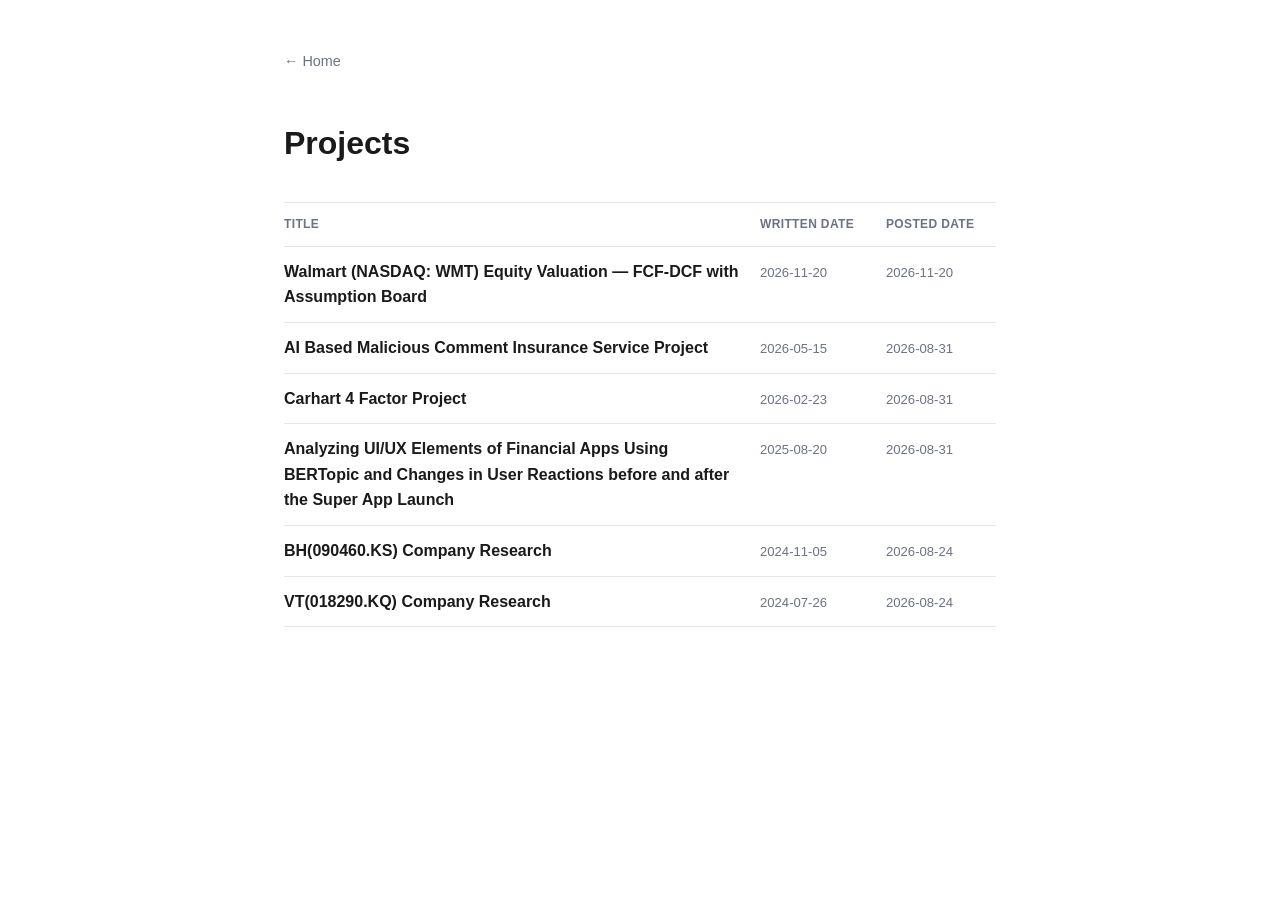
<file: list.html>
<!DOCTYPE html>
<html lang="en">
<head>
  <meta charset="UTF-8">
  <!-- Google tag (gtag.js) -->
  <script async src="https://www.googletagmanager.com/gtag/js?id=G-WYFJFTK9K1"></script>
  <script>
    window.dataLayer = window.dataLayer || [];
    function gtag(){dataLayer.push(arguments);}
    gtag('js', new Date());

    gtag('config', 'G-WYFJFTK9K1');
  </script>
  <meta name="viewport" content="width=device-width, initial-scale=1.0">
  <title>Works · SangWoo Chon</title>
  <link rel="stylesheet" href="assets/css/style.css">
</head>
<body>
  <main class="page">
    <a class="back-link" href="index.html">&larr; Home</a>
    <h1 id="page-title">Works</h1>
    <div id="work-list" class="work-list" role="table" aria-label="Works"></div>
  </main>

  <script src="assets/js/data.js"></script>
  <script src="assets/js/list.js"></script>
</body>
</html>
</file>
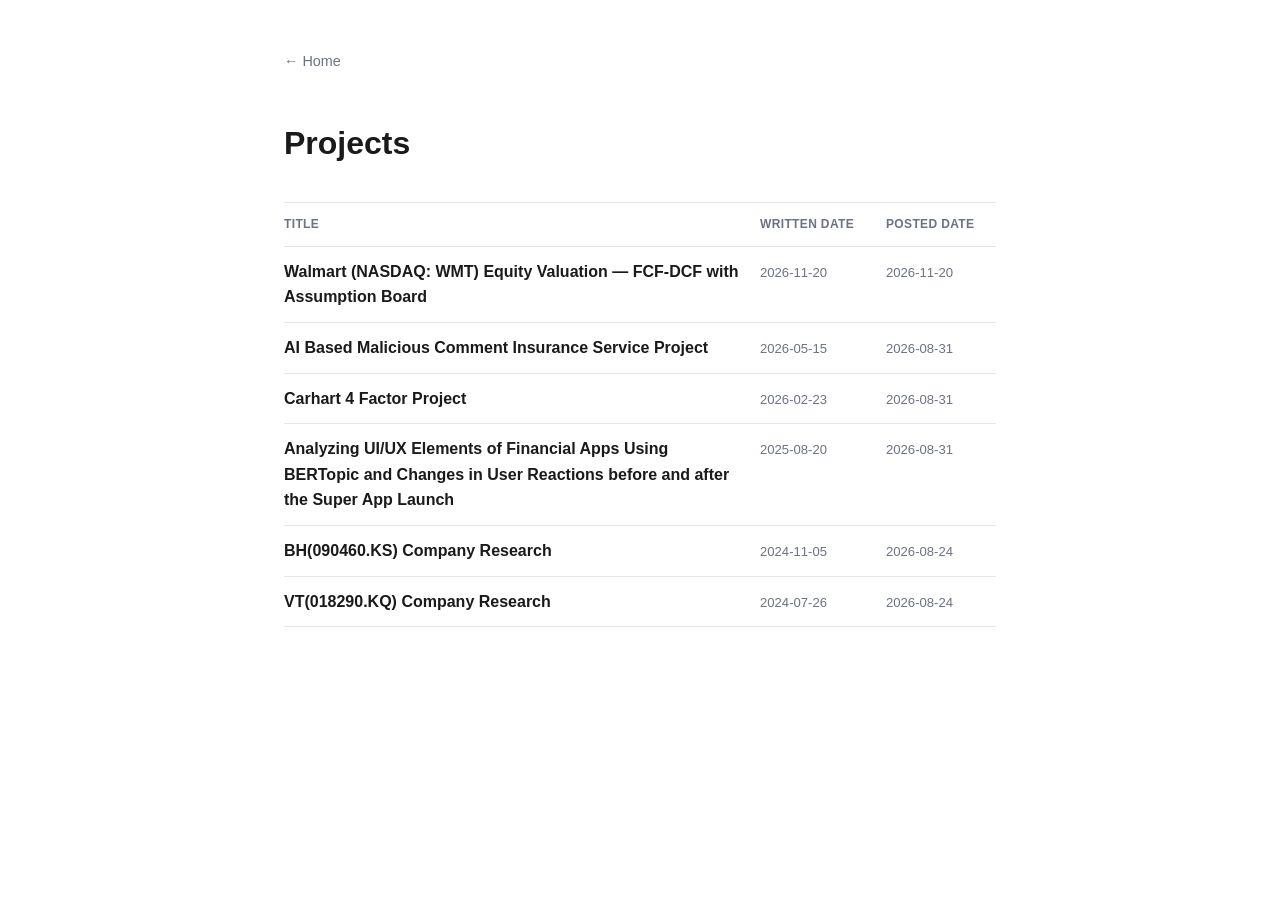
<file: projects.html>
<!DOCTYPE html>
<html lang="en">
<head>
  <meta charset="UTF-8">
  <!-- Google tag (gtag.js) -->
  <script async src="https://www.googletagmanager.com/gtag/js?id=G-WYFJFTK9K1"></script>
  <script>
    window.dataLayer = window.dataLayer || [];
    function gtag(){dataLayer.push(arguments);}
    gtag('js', new Date());

    gtag('config', 'G-WYFJFTK9K1');
  </script>
  <meta name="viewport" content="width=device-width, initial-scale=1.0">
  <title>Projects · SangWoo Chon</title>
  <link rel="stylesheet" href="assets/css/style.css">
</head>
<body>
  <main class="page">
    <a class="back-link" href="index.html">&larr; Home</a>
    <h1 id="page-title">Projects</h1>
    <div id="work-list" class="work-list" role="table" aria-label="All projects"></div>
  </main>
  <script src="assets/js/data.js"></script>
  <script src="assets/js/list.js"></script>
</body>
</html>
</file>
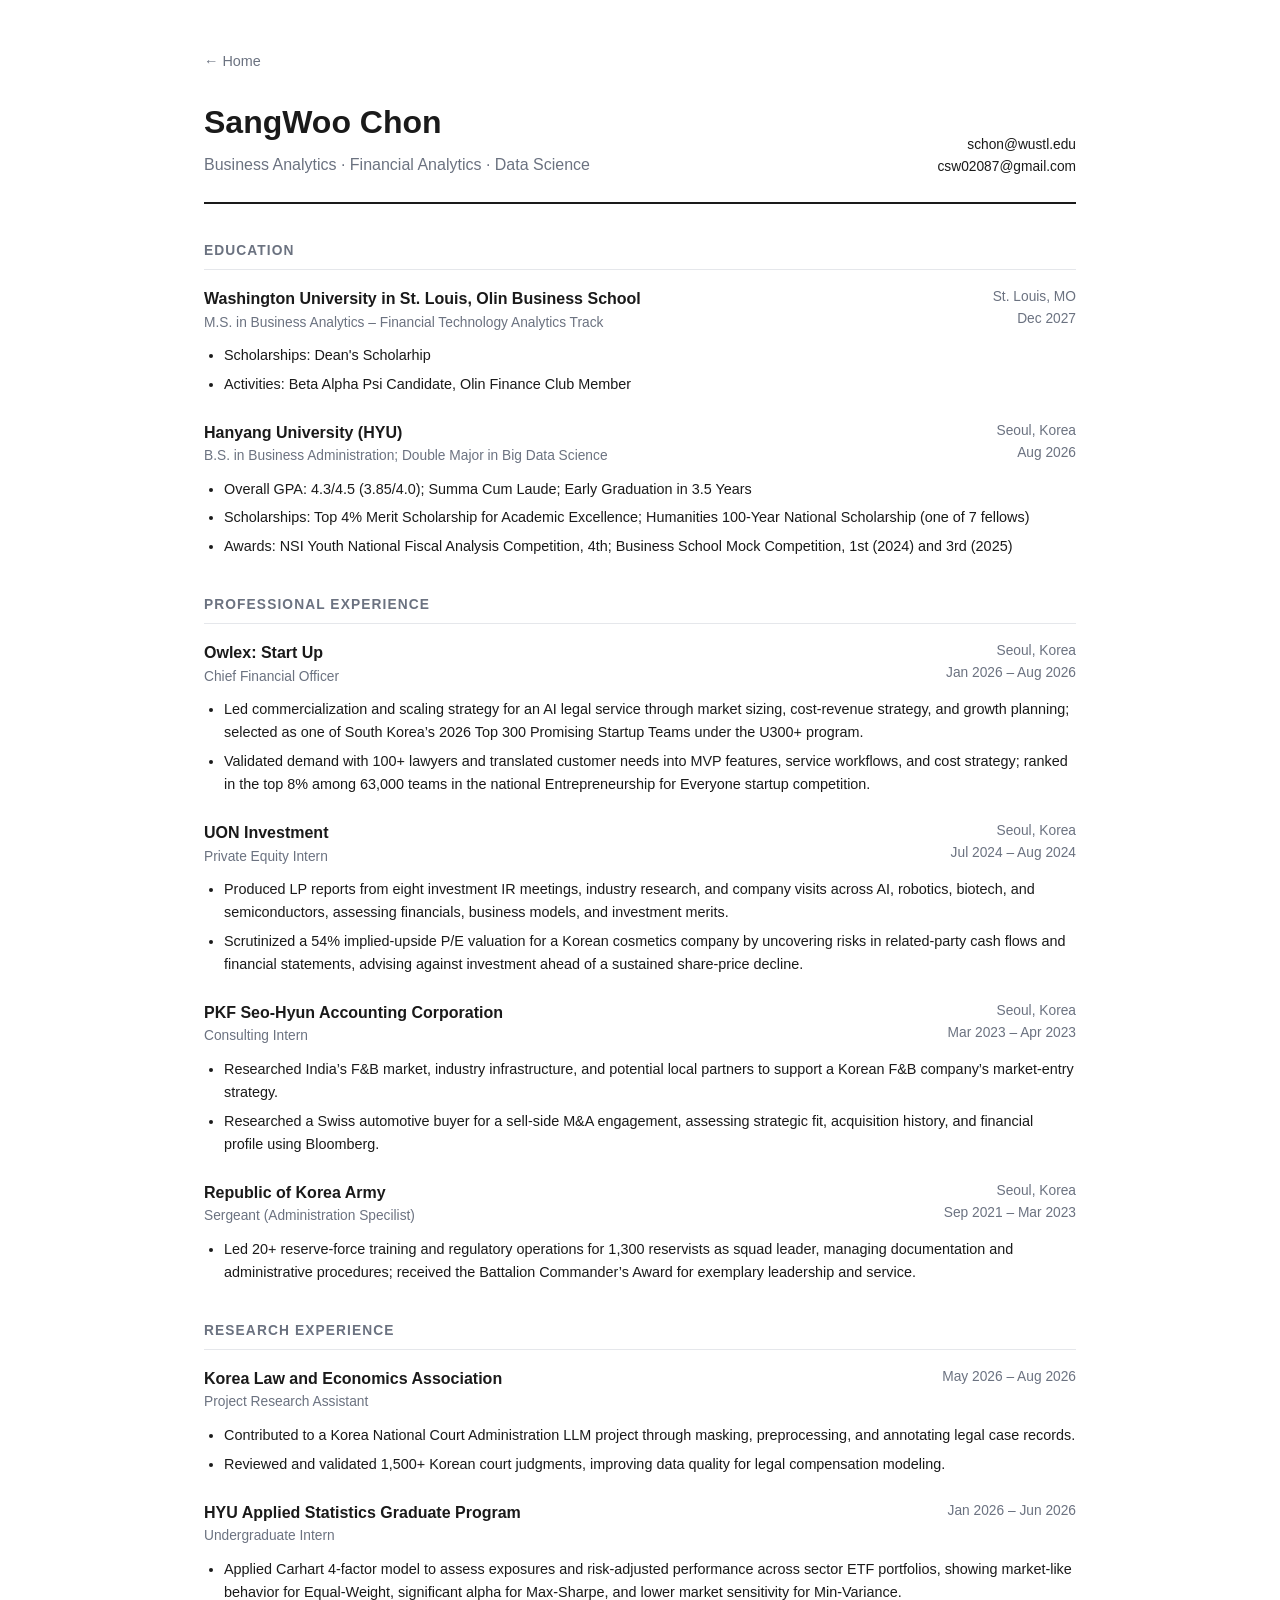
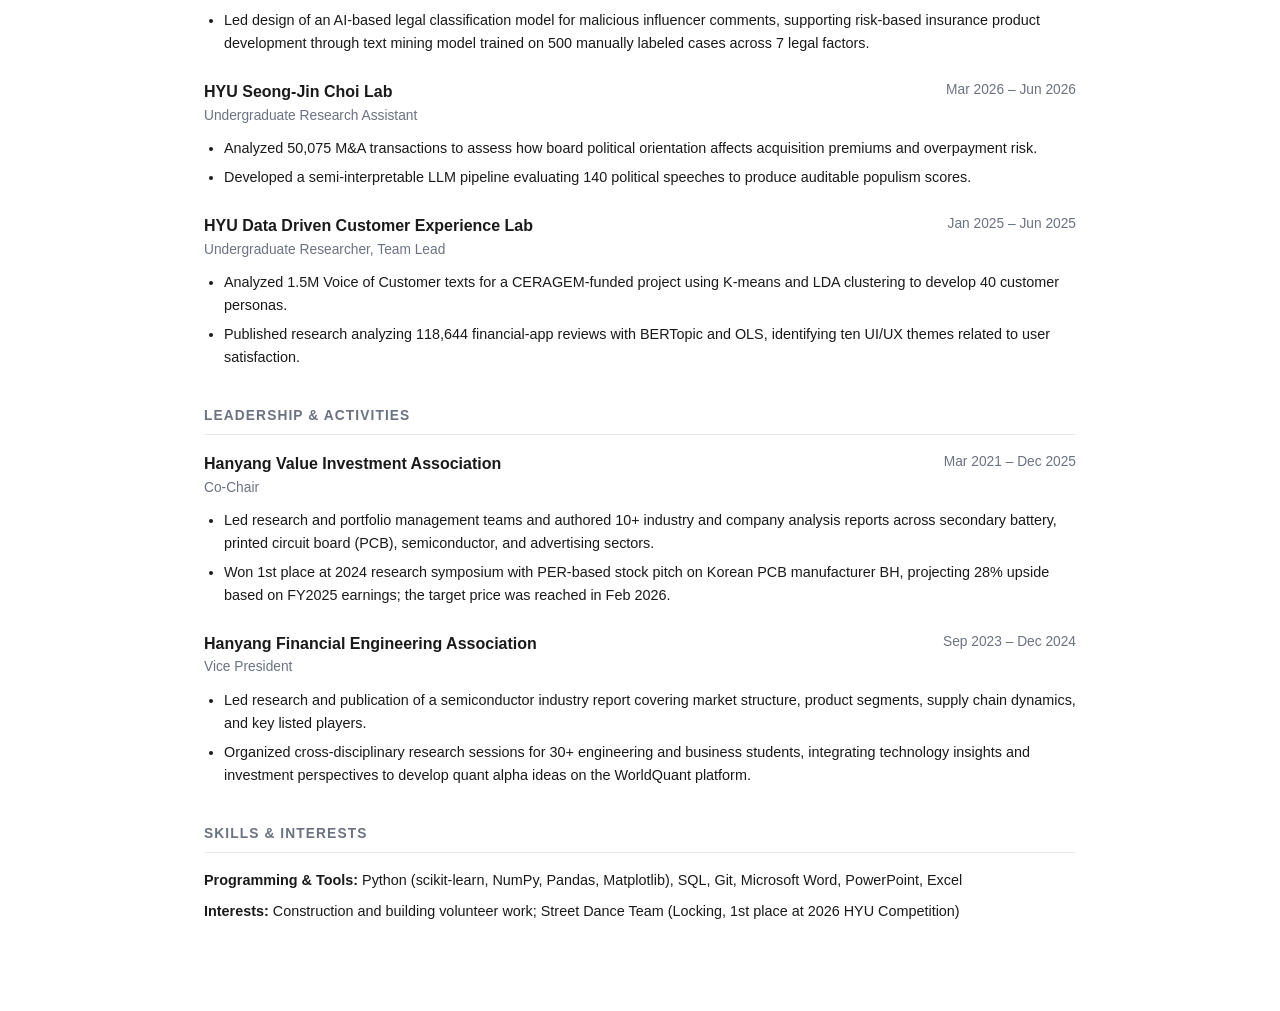
<file: resume.html>
<!DOCTYPE html>
<html lang="en">
<head>
  <meta charset="UTF-8">
  <!-- Google tag (gtag.js) -->
  <script async src="https://www.googletagmanager.com/gtag/js?id=G-WYFJFTK9K1"></script>
  <script>
    window.dataLayer = window.dataLayer || [];
    function gtag(){dataLayer.push(arguments);}
    gtag('js', new Date());

    gtag('config', 'G-WYFJFTK9K1');
  </script>
  <meta name="viewport" content="width=device-width, initial-scale=1.0">
  <meta name="description" content="Resume of SangWoo Chon">
  <title>Resume · SangWoo Chon</title>
  <link rel="stylesheet" href="assets/css/style.css">
</head>
<body>
  <main class="page resume-page">
    <a class="back-link" href="index.html">&larr; Home</a>

    <header class="resume-header">
      <div>
        <h1>SangWoo Chon</h1>
        <p>Business Analytics · Financial Analytics · Data Science</p>
      </div>
      <div class="resume-contact" aria-label="Contact information">
        <a href="mailto:schon@wustl.edu">schon@wustl.edu</a>
        <a href="mailto:csw02087@gmail.com">csw02087@gmail.com</a>
      </div>
    </header>

    <section class="resume-section">
      <h2>Education</h2>
      <article class="resume-entry">
        <div class="resume-entry-heading">
          <div><h3>Washington University in St. Louis, Olin Business School</h3><p>M.S. in Business Analytics – Financial Technology Analytics Track</p></div>
          <div class="resume-entry-meta"><span>St. Louis, MO</span><time>Dec 2027</time></div>
        </div>
        <ul>
          <li>Scholarships: Dean's Scholarhip</li>
          <li>Activities: Beta Alpha Psi Candidate, Olin Finance Club Member</li>
        </ul>
      </article>
      <article class="resume-entry">
        <div class="resume-entry-heading">
          <div><h3>Hanyang University (HYU)</h3><p>B.S. in Business Administration; Double Major in Big Data Science</p></div>
          <div class="resume-entry-meta"><span>Seoul, Korea</span><time>Aug 2026</time></div>
        </div>
        <ul>
          <li>Overall GPA: 4.3/4.5 (3.85/4.0); Summa Cum Laude; Early Graduation in 3.5 Years</li>
          <li>Scholarships: Top 4% Merit Scholarship for Academic Excellence; Humanities 100-Year National Scholarship (one of 7 fellows)</li>
          <li>Awards: NSI Youth National Fiscal Analysis Competition, 4th; Business School Mock Competition, 1st (2024) and 3rd (2025)</li>
        </ul>
      </article>
    </section>

    <section class="resume-section">
      <h2>Professional Experience</h2>
      <article class="resume-entry">
        <div class="resume-entry-heading"><div><h3>Owlex: Start Up</h3><p>Chief Financial Officer</p></div><div class="resume-entry-meta"><span>Seoul, Korea</span><time>Jan 2026 – Aug 2026</time></div></div>
        <ul>
          <li>Led commercialization and scaling strategy for an AI legal service through market sizing, cost-revenue strategy, and growth planning; selected as one of South Korea’s 2026 Top 300 Promising Startup Teams under the U300+ program.</li>
          <li>Validated demand with 100+ lawyers and translated customer needs into MVP features, service workflows, and cost strategy; ranked in the top 8% among 63,000 teams in the national Entrepreneurship for Everyone startup competition.</li>
        </ul>
      </article>
      <article class="resume-entry">
        <div class="resume-entry-heading"><div><h3>UON Investment</h3><p>Private Equity Intern</p></div><div class="resume-entry-meta"><span>Seoul, Korea</span><time>Jul 2024 – Aug 2024</time></div></div>
        <ul>
          <li>Produced LP reports from eight investment IR meetings, industry research, and company visits across AI, robotics, biotech, and semiconductors, assessing financials, business models, and investment merits.</li>
          <li>Scrutinized a 54% implied-upside P/E valuation for a Korean cosmetics company by uncovering risks in related-party cash flows and financial statements, advising against investment ahead of a sustained share-price decline.</li>
        </ul>
      </article>
      <article class="resume-entry">
        <div class="resume-entry-heading"><div><h3>PKF Seo-Hyun Accounting Corporation</h3><p>Consulting Intern</p></div><div class="resume-entry-meta"><span>Seoul, Korea</span><time>Mar 2023 – Apr 2023</time></div></div>
        <ul>
          <li>Researched India’s F&amp;B market, industry infrastructure, and potential local partners to support a Korean F&amp;B company’s market-entry strategy.</li>
          <li>Researched a Swiss automotive buyer for a sell-side M&amp;A engagement, assessing strategic fit, acquisition history, and financial profile using Bloomberg.</li>
        </ul>
      </article>
      <article class="resume-entry">
        <div class="resume-entry-heading"><div><h3>Republic of Korea Army</h3><p>Sergeant (Administration Specilist)</p></div><div class="resume-entry-meta"><span>Seoul, Korea</span><time>Sep 2021 – Mar 2023</time></div></div>
        <ul>
          <li>Led 20+ reserve-force training and regulatory operations for 1,300 reservists as squad leader, managing documentation and administrative procedures; received the Battalion Commander’s Award for exemplary leadership and service.</li>
        </ul>
      </article>
    </section>

    <section class="resume-section">
      <h2>Research Experience</h2>
      <article class="resume-entry">
        <div class="resume-entry-heading"><div><h3>Korea Law and Economics Association</h3><p>Project Research Assistant</p></div><time>May 2026 – Aug 2026</time></div>
        <ul>
          <li>Contributed to a Korea National Court Administration LLM project through masking, preprocessing, and annotating legal case records.</li>
          <li>Reviewed and validated 1,500+ Korean court judgments, improving data quality for legal compensation modeling.</li>
        </ul>
      </article>
      <article class="resume-entry">
        <div class="resume-entry-heading"><div><h3>HYU Applied Statistics Graduate Program</h3><p>Undergraduate Intern</p></div><time>Jan 2026 – Jun 2026</time></div>
        <ul>
          <li>Applied Carhart 4-factor model to assess exposures and risk-adjusted performance across sector ETF portfolios, showing market-like behavior for Equal-Weight, significant alpha for Max-Sharpe, and lower market sensitivity for Min-Variance.</li>
          <li>Led design of an AI-based legal classification model for malicious influencer comments, supporting risk-based insurance product development through text mining model trained on 500 manually labeled cases across 7 legal factors.</li></ul>
      </article>
      <article class="resume-entry">
        <div class="resume-entry-heading"><div><h3>HYU Seong-Jin Choi Lab</h3><p>Undergraduate Research Assistant</p></div><time>Mar 2026 – Jun 2026</time></div>
        <ul>
          <li>Analyzed 50,075 M&amp;A transactions to assess how board political orientation affects acquisition premiums and overpayment risk.</li>
          <li>Developed a semi-interpretable LLM pipeline evaluating 140 political speeches to produce auditable populism scores.</li>
        </ul>
      </article>
      <article class="resume-entry">
        <div class="resume-entry-heading"><div><h3>HYU Data Driven Customer Experience Lab</h3><p>Undergraduate Researcher, Team Lead</p></div><time>Jan 2025 – Jun 2025</time></div>
        <ul>
          <li>Analyzed 1.5M Voice of Customer texts for a CERAGEM-funded project using K-means and LDA clustering to develop 40 customer personas.</li>
          <li>Published research analyzing 118,644 financial-app reviews with BERTopic and OLS, identifying ten UI/UX themes related to user satisfaction.</li></ul>
      </article>
    </section>

    <section class="resume-section">
      <h2>Leadership &amp; Activities</h2>
      <article class="resume-entry">
        <div class="resume-entry-heading"><div><h3>Hanyang Value Investment Association</h3><p>Co-Chair</p></div><time>Mar 2021 – Dec 2025</time></div>
        <ul>
          <li>Led research and portfolio management teams and authored 10+ industry and company analysis reports across secondary battery, printed circuit board (PCB), semiconductor, and advertising sectors.</li>
          <li>Won 1st place at 2024 research symposium with PER-based stock pitch on Korean PCB manufacturer BH, projecting 28% upside based on FY2025 earnings; the target price was reached in Feb 2026.</li>
        </ul>
      </article>
      <article class="resume-entry">
        <div class="resume-entry-heading"><div><h3>Hanyang Financial Engineering Association</h3><p>Vice President</p></div><time>Sep 2023 – Dec 2024</time></div>
        <ul>
          <li>Led research and publication of a semiconductor industry report covering market structure, product segments, supply chain dynamics, and key listed players.</li>
          <li>Organized cross-disciplinary research sessions for 30+ engineering and business students, integrating technology insights and investment perspectives to develop quant alpha ideas on the WorldQuant platform.</li>
        </ul>
      </article>
    </section>

    <section class="resume-section">
      <h2>Skills &amp; Interests</h2>
      <div class="resume-skills">
        <p><strong>Programming &amp; Tools:</strong> Python (scikit-learn, NumPy, Pandas, Matplotlib), SQL, Git, Microsoft Word, PowerPoint, Excel</p>
        <p><strong>Interests:</strong> Construction and building volunteer work; Street Dance Team (Locking, 1st place at 2026 HYU Competition)</p>
      </div>
    </section>
  </main>
</body>
</html>
</file>
<file: assets/css/style.css>
:root {
  --bg: #ffffff;
  --fg: #1a1a1a;
  --muted: #6b7280;
  --border: #e5e7eb;
  --accent: #2563eb;
  --card-bg: #f9fafb;
}

@media (prefers-color-scheme: dark) {
  :root {
    --bg: #111114;
    --fg: #f2f2f3;
    --muted: #9ca3af;
    --border: #2a2a30;
    --accent: #60a5fa;
    --card-bg: #1a1a1f;
  }
}

* {
  box-sizing: border-box;
}

body {
  margin: 0;
  font-family: -apple-system, BlinkMacSystemFont, "Segoe UI", Pretendard, Roboto, sans-serif;
  background: var(--bg);
  color: var(--fg);
  line-height: 1.6;
}

a {
  color: inherit;
  text-decoration: none;
}

/* ---------- Landing page ---------- */

.profile-layout {
  display: grid;
  grid-template-columns: 280px minmax(0, 1fr);
  gap: 3rem;
  max-width: 1180px;
  margin: 0 auto;
  padding: 3rem 2rem;
  align-items: start;
  min-height: 100vh;
}

.profile-sidebar {
  display: flex;
  flex-direction: column;
  align-items: center;
  text-align: center;
  gap: 1.25rem;
}

.avatar {
  width: 140px;
  height: 140px;
  border-radius: 50%;
  object-fit: cover;
  border: 1px solid var(--border);
}

.profile-sidebar h1 {
  font-size: 1.3rem;
  margin: 0;
}

.side-block {
  width: 100%;
  text-align: left;
}

.side-block h2 {
  font-size: 0.85rem;
  text-transform: uppercase;
  letter-spacing: 0.05em;
  color: var(--muted);
  margin: 0 0 0.75rem;
}

.edu-list {
  list-style: none;
  margin: 0;
  padding: 0;
  display: flex;
  flex-direction: column;
  gap: 1rem;
}

.edu-list li {
  display: flex;
  flex-direction: column;
  gap: 0.15rem;
}

.edu-school {
  font-weight: 600;
  font-size: 0.9rem;
}

.edu-degree {
  font-size: 0.82rem;
  color: var(--muted);
}

.edu-date {
  font-size: 0.78rem;
  color: var(--muted);
}

.tag-list {
  display: flex;
  flex-wrap: wrap;
  gap: 0.5rem;
  justify-content: center;
}

.tag {
  font-size: 0.78rem;
  padding: 0.3rem 0.7rem;
  border-radius: 999px;
  background: var(--card-bg);
  border: 1px solid var(--border);
  color: var(--muted);
}

.contact-links {
  display: flex;
  gap: 0.75rem;
  justify-content: center;
  flex-wrap: wrap;
}

.contact-links-vertical {
  flex-direction: column;
  width: 100%;
}

.contact-links a {
  display: inline-flex;
  align-items: center;
  justify-content: center;
  gap: 0.4rem;
  padding: 0.5rem 1rem;
  border: 1px solid var(--border);
  border-radius: 999px;
  font-size: 0.9rem;
  transition: border-color 0.15s ease;
}

.contact-links a:hover {
  border-color: var(--accent);
  color: var(--accent);
}

.btn-primary {
  background: var(--accent);
  border-color: var(--accent);
  color: #fff;
  font-weight: 600;
}

.btn-primary:hover {
  color: #fff;
  opacity: 0.9;
}

.section-header {
  display: flex;
  align-items: center;
  justify-content: space-between;
  gap: 1rem;
  margin: 0 0 1.25rem;
}

.section-header h2 {
  margin: 0;
}

.btn-outline {
  display: inline-flex;
  align-items: center;
  padding: 0.4rem 0.9rem;
  border: 1px solid var(--border);
  border-radius: 999px;
  font-size: 0.85rem;
  color: var(--muted);
  transition: border-color 0.15s ease, color 0.15s ease;
}

.btn-outline:hover {
  border-color: var(--accent);
  color: var(--accent);
}

.project-section {
  margin-bottom: 2rem;
}

.project-section:last-child {
  margin-bottom: 0;
}

.project-section-header {
  display: flex;
  align-items: baseline;
  justify-content: space-between;
  gap: 1rem;
  margin-bottom: 0.75rem;
}

.project-section-header h3 {
  margin: 0;
  font-size: 1rem;
}

.project-section-header h3 a:hover {
  color: var(--accent);
}

.btn-outline-sm {
  font-size: 0.78rem;
  color: var(--muted);
  white-space: nowrap;
}

.btn-outline-sm:hover {
  color: var(--accent);
}

.empty-state-sm {
  margin: 0;
  padding: 0.75rem 0;
  font-size: 0.85rem;
  color: var(--muted);
}

.profile-main h2 {
  font-size: 0.9rem;
  text-transform: uppercase;
  letter-spacing: 0.05em;
  color: var(--muted);
  margin: 0;
}

.profile-main .btn-outline {
  font-size: 0.75rem;
}

.profile-main .project-section-header h3 {
  font-size: 0.9rem;
}

.profile-main .btn-outline-sm {
  font-size: 0.7rem;
}

.profile-main .work-list-header {
  font-size: 0.68rem;
}

.profile-main .work-row {
  font-size: 0.88rem;
  padding: 0.6rem 0;
}

.profile-main .work-row time {
  font-size: 0.74rem;
}

.category-grid {
  display: grid;
  grid-template-columns: repeat(auto-fill, minmax(200px, 1fr));
  gap: 1rem;
}

.category-card {
  padding: 1.25rem 1.1rem;
  border: 1px solid var(--border);
  border-radius: 12px;
  background: var(--card-bg);
  transition: transform 0.15s ease, border-color 0.15s ease;
}

.category-card:hover {
  transform: translateY(-3px);
  border-color: var(--accent);
}

.category-card .cat-title {
  font-weight: 600;
  font-size: 0.95rem;
  display: block;
  margin-bottom: 0.35rem;
}

.category-card .cat-note {
  font-size: 0.78rem;
  color: var(--muted);
}

@media (max-width: 860px) {
  .profile-layout {
    grid-template-columns: 1fr;
    min-height: 0;
  }
}

/* ---------- List / Detail pages ---------- */

.page {
  max-width: 760px;
  margin: 0 auto;
  padding: 3rem 1.5rem 5rem;
}

.back-link {
  display: inline-block;
  margin-bottom: 1.5rem;
  color: var(--muted);
  font-size: 0.9rem;
}

.back-link:hover {
  color: var(--accent);
}

.page h1 {
  margin-bottom: 2rem;
}

.work-list {
  width: 100%;
  border-top: 1px solid var(--border);
}

.work-list-header,
.work-row {
  display: grid;
  grid-template-columns: minmax(0, 1fr) 110px 110px;
  gap: 1rem;
  align-items: baseline;
  padding: 0.75rem 0;
  border-bottom: 1px solid var(--border);
}

.work-list-header {
  color: var(--muted);
  font-size: 0.75rem;
  font-weight: 600;
  letter-spacing: 0.03em;
  text-transform: uppercase;
}

.work-row {
  transition: color 0.15s ease, background-color 0.15s ease;
}

.work-row:hover {
  color: var(--accent);
  background: var(--card-bg);
}

.work-row .work-title {
  font-weight: 600;
  min-width: 0;
}

.work-row time {
  font-size: 0.82rem;
  color: var(--muted);
  white-space: nowrap;
}

@media (max-width: 560px) {
  .work-list-header,
  .work-row {
    grid-template-columns: minmax(0, 1fr) 82px 82px;
    gap: 0.6rem;
  }

  .work-list-header {
    font-size: 0.65rem;
  }

  .work-row {
    font-size: 0.9rem;
  }

  .work-row time {
    font-size: 0.72rem;
  }
}

.empty-state {
  color: var(--muted);
  font-size: 0.95rem;
  padding: 2rem 0;
  text-align: center;
}

.detail-meta {
  display: flex;
  gap: 1rem;
  flex-wrap: wrap;
  font-size: 0.85rem;
  color: var(--muted);
  margin-bottom: 2rem;
  padding-bottom: 1.5rem;
  border-bottom: 1px solid var(--border);
}

.detail-content {
  font-size: 0.98rem;
}

/* ---------- Resume page ---------- */

.resume-page {
  max-width: 920px;
}

.resume-header {
  display: flex;
  align-items: flex-end;
  justify-content: space-between;
  gap: 2rem;
  padding-bottom: 1.5rem;
  border-bottom: 2px solid var(--fg);
}

.resume-header h1 {
  margin: 0;
}

.resume-header p {
  margin: 0.25rem 0 0;
  color: var(--muted);
}

.resume-contact {
  display: flex;
  flex-direction: column;
  align-items: flex-end;
  font-size: 0.86rem;
}

.resume-contact a:hover {
  color: var(--accent);
}

.resume-section {
  margin-top: 2.25rem;
}

.resume-section > h2 {
  margin: 0 0 1rem;
  padding-bottom: 0.45rem;
  border-bottom: 1px solid var(--border);
  font-size: 0.86rem;
  letter-spacing: 0.08em;
  text-transform: uppercase;
  color: var(--muted);
}

.resume-entry {
  margin-bottom: 1.5rem;
}

.resume-entry-heading {
  display: flex;
  justify-content: space-between;
  align-items: flex-start;
  gap: 1.5rem;
}

.resume-entry h3,
.resume-entry p {
  margin: 0;
}

.resume-entry h3 {
  font-size: 1rem;
}

.resume-entry-heading p,
.resume-entry-heading time,
.resume-entry-meta {
  font-size: 0.86rem;
  color: var(--muted);
}

.resume-entry-heading time,
.resume-entry-meta {
  flex-shrink: 0;
  text-align: right;
}

.resume-entry-meta {
  display: flex;
  flex-direction: column;
}

.resume-entry ul {
  margin: 0.65rem 0 0;
  padding-left: 1.25rem;
  font-size: 0.9rem;
}

.resume-entry li + li {
  margin-top: 0.35rem;
}

.resume-skills {
  font-size: 0.9rem;
}

.resume-skills p {
  margin: 0 0 0.5rem;
}

@media (max-width: 640px) {
  .resume-header,
  .resume-entry-heading {
    flex-direction: column;
    gap: 0.5rem;
  }

  .resume-contact,
  .resume-entry-heading time,
  .resume-entry-meta {
    align-items: flex-start;
    text-align: left;
  }
}

.detail-page {
  max-width: 1400px;
}

.detail-page > .back-link,
.detail-page > h1,
.detail-page > .detail-meta,
.detail-page > .detail-content {
  max-width: 900px;
  margin-left: auto;
  margin-right: auto;
}

.project-viewers {
  display: grid;
  grid-template-columns: minmax(0, 1fr) minmax(0, 1fr);
  gap: 1.25rem;
  width: 100%;
  margin-top: 2rem;
}

.project-viewers.pdf-only {
  display: block;
  max-width: 900px;
  margin-right: auto;
  margin-left: auto;
}

.project-viewers.pdf-only .pdf-mobile-viewer {
  height: 90vh;
  min-height: 800px;
}

.viewer-panel {
  min-width: 0;
}

.viewer-panel-header {
  display: flex;
  align-items: baseline;
  justify-content: space-between;
  gap: 1rem;
  margin-bottom: 0.75rem;
}

.viewer-panel-header h2 {
  margin: 0;
  font-size: 1rem;
}

.viewer-panel-header a {
  color: var(--accent);
  font-size: 0.82rem;
}

.pdf-mobile-viewer {
  display: block;
  width: 100%;
  height: 75vh;
  min-height: 620px;
  padding: 12px;
  overflow-y: auto;
  border: 1px solid var(--border);
  border-radius: 8px;
  background: var(--card-bg);
  box-sizing: border-box;
  -webkit-overflow-scrolling: touch;
}

.pdf-page {
  display: block;
  max-width: 100%;
  height: auto !important;
  margin: 0 auto 12px;
  background: #fff;
  box-shadow: 0 1px 5px rgba(0, 0, 0, 0.12);
}

.pdf-page:last-child {
  margin-bottom: 0;
}

.pdf-status {
  margin: 1.5rem;
  text-align: center;
}

.code-viewer {
  height: 75vh;
  min-height: 620px;
  overflow: hidden;
  border: 1px solid var(--border);
  border-radius: 8px;
  background: #111827;
  color: #e5e7eb;
}

.code-tabs {
  display: flex;
  overflow-x: auto;
  border-bottom: 1px solid #374151;
  background: #1f2937;
}

.code-tab {
  flex: 0 0 auto;
  padding: 0.7rem 0.9rem;
  border: 0;
  border-right: 1px solid #374151;
  border-bottom: 2px solid transparent;
  background: transparent;
  color: #9ca3af;
  font: inherit;
  font-size: 0.78rem;
  cursor: pointer;
}

.code-tab:hover,
.code-tab.is-active {
  color: #f9fafb;
  background: #111827;
}

.code-tab.is-active {
  border-bottom-color: #60a5fa;
}

.code-content {
  height: calc(100% - 44px);
  overflow: auto;
}

.code-content pre {
  min-width: max-content;
  margin: 0;
  padding: 1rem;
  font: 0.78rem/1.65 "SFMono-Regular", Consolas, "Liberation Mono", monospace;
  tab-size: 2;
}

.notebook-document {
  min-height: 100%;
  padding: 1rem;
  background: #f8fafc;
  color: #111827;
}

.notebook-cell {
  position: relative;
  margin: 0 0 0.85rem;
}

.notebook-markdown-cell {
  padding: 0.45rem 0.85rem 0.45rem 4.75rem;
}

.notebook-markdown h1,
.notebook-markdown h2,
.notebook-markdown h3,
.notebook-markdown h4,
.notebook-markdown h5,
.notebook-markdown h6 {
  margin: 0 0 0.65rem;
  line-height: 1.3;
}

.notebook-markdown h1 { font-size: 1.5rem; }
.notebook-markdown h2 { font-size: 1.3rem; }
.notebook-markdown h3 { font-size: 1.12rem; }
.notebook-markdown h4,
.notebook-markdown h5,
.notebook-markdown h6 { font-size: 1rem; }

.notebook-markdown p {
  margin: 0 0 0.75rem;
  color: #374151;
  font-size: 0.88rem;
  line-height: 1.65;
}

.notebook-markdown code {
  padding: 0.1em 0.3em;
  border-radius: 4px;
  background: #e5e7eb;
  font-family: "SFMono-Regular", Consolas, "Liberation Mono", monospace;
}

.notebook-code-cell {
  display: grid;
  grid-template-columns: 4.25rem minmax(0, 1fr);
  align-items: start;
}

.notebook-input-prompt {
  padding: 0.95rem 0.5rem 0 0;
  color: #2563eb;
  font: 0.72rem/1.5 "SFMono-Regular", Consolas, "Liberation Mono", monospace;
  text-align: right;
  white-space: nowrap;
}

.code-content .notebook-code-cell > pre {
  min-width: 0;
  overflow-x: auto;
  border: 1px solid #d1d5db;
  border-radius: 5px;
  background: #fff;
  color: #111827;
}

.notebook-outputs {
  grid-column: 2;
}

.code-content .notebook-output {
  min-width: 0;
  margin-top: 0.35rem;
  overflow-x: auto;
  border-left: 3px solid #9ca3af;
  background: #f3f4f6;
  color: #111827;
}

@media (max-width: 640px) {
  .notebook-document {
    padding: 0.65rem;
  }

  .notebook-markdown-cell {
    padding-left: 0.35rem;
  }

  .notebook-code-cell {
    grid-template-columns: 3.35rem minmax(0, 1fr);
  }

  .notebook-input-prompt {
    font-size: 0.65rem;
  }
}

.code-status,
.viewer-empty {
  display: grid;
  place-items: center;
  min-height: 180px;
  margin: 0;
  padding: 1.5rem;
  text-align: center;
  color: var(--muted);
  font-size: 0.88rem;
}

.code-viewer .viewer-empty,
.code-status {
  color: #9ca3af;
}

.viewer-panel > .viewer-empty {
  height: 75vh;
  min-height: 620px;
  border: 1px solid var(--border);
  border-radius: 8px;
  background: var(--card-bg);
}

@media (max-width: 768px) {
  .project-viewers {
    grid-template-columns: 1fr;
  }

  .pdf-mobile-viewer {
    height: 65vh;
    min-height: 420px;
    padding: 6px;
  }

  .pdf-page {
    margin-bottom: 6px;
  }

  .code-viewer,
  .viewer-panel > .viewer-empty {
    height: 65vh;
    min-height: 420px;
  }
}
</file>
